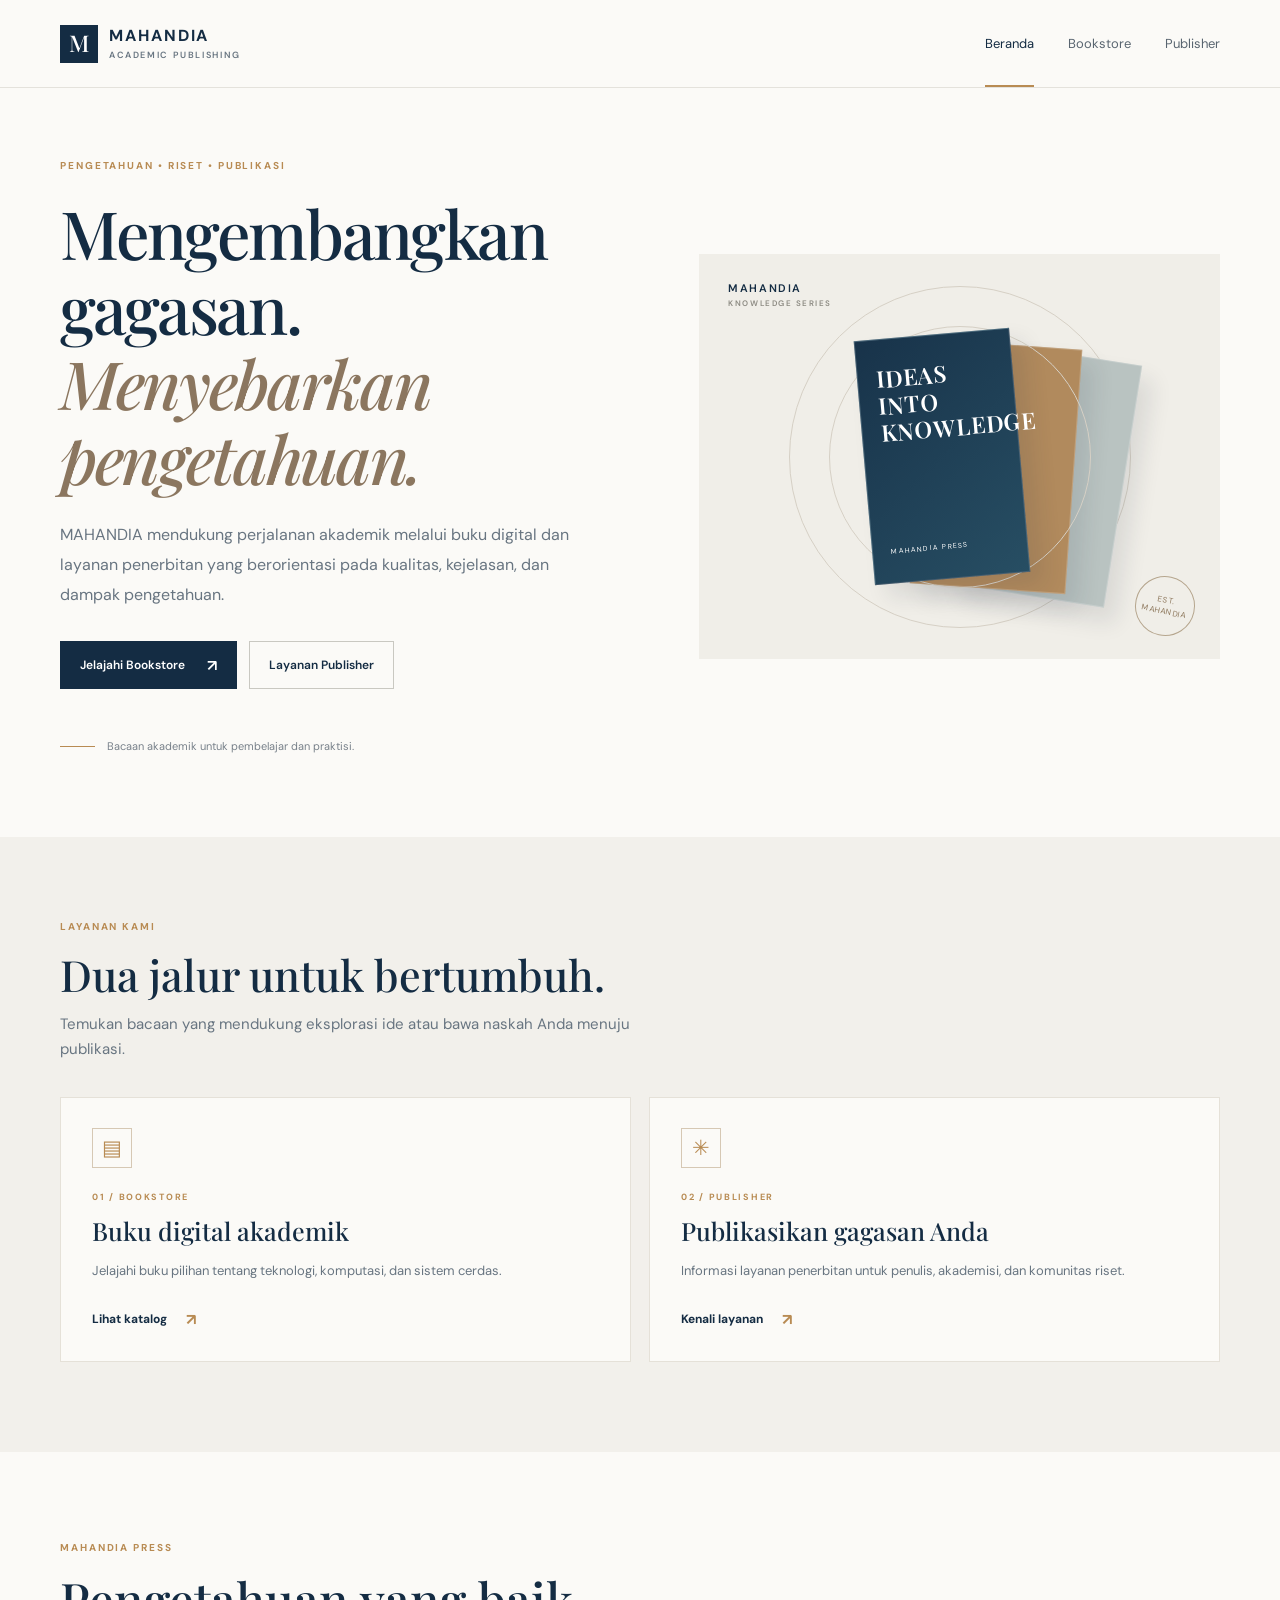
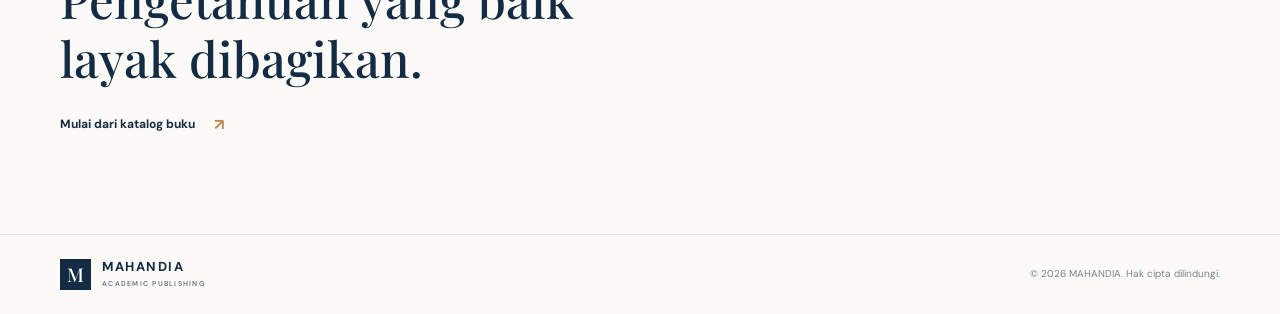
<file: index.html>
<!doctype html>
<html lang="id">
<head>
  <meta charset="utf-8"><meta name="viewport" content="width=device-width, initial-scale=1">
  <meta name="description" content="MAHANDIA — penerbitan dan bookstore buku digital akademik.">
  <title>MAHANDIA — Academic Publishing & Bookstore</title>
  <link rel="stylesheet" href="styles.css">
</head>
<body>
  <header class="site-header"><a class="brand" href="index.html" aria-label="MAHANDIA beranda"><span class="brand-mark">M</span><span>MAHANDIA<small>ACADEMIC PUBLISHING</small></span></a><nav aria-label="Navigasi utama"><a class="active" href="index.html">Beranda</a><a href="bookstore.html">Bookstore</a><a href="publisher.html">Publisher</a></nav></header>
  <main>
    <section class="hero wrap"><div class="hero-copy"><p class="eyebrow">PENGETAHUAN • RISET • PUBLIKASI</p><h1>Mengembangkan gagasan.<br><em>Menyebarkan pengetahuan.</em></h1><p class="lead">MAHANDIA mendukung perjalanan akademik melalui buku digital dan layanan penerbitan yang berorientasi pada kualitas, kejelasan, dan dampak pengetahuan.</p><div class="actions"><a class="button primary" href="bookstore.html">Jelajahi Bookstore <span>↗</span></a><a class="button secondary" href="publisher.html">Layanan Publisher</a></div><div class="hero-note"><span class="note-line"></span><span>Bacaan akademik untuk pembelajar dan praktisi.</span></div></div><div class="hero-art" aria-label="Ilustrasi buku akademik"><div class="art-label">MAHANDIA<br><small>KNOWLEDGE SERIES</small></div><div class="book book-back"></div><div class="book book-mid"></div><div class="book book-front"><span>IDEAS<br>INTO<br>KNOWLEDGE</span><i>MAHANDIA PRESS</i></div><div class="art-stamp">EST.<br>MAHANDIA</div></div></section>
    <section class="services"><div class="wrap"><div class="section-head"><p class="eyebrow">LAYANAN KAMI</p><h2>Dua jalur untuk bertumbuh.</h2><p>Temukan bacaan yang mendukung eksplorasi ide atau bawa naskah Anda menuju publikasi.</p></div><div class="service-grid"><a class="service-card" href="bookstore.html"><div class="service-icon">▤</div><p class="eyebrow">01 / BOOKSTORE</p><h3>Buku digital akademik</h3><p>Jelajahi buku pilihan tentang teknologi, komputasi, dan sistem cerdas.</p><span class="text-link">Lihat katalog <b>↗</b></span></a><a class="service-card" href="publisher.html"><div class="service-icon">✳</div><p class="eyebrow">02 / PUBLISHER</p><h3>Publikasikan gagasan Anda</h3><p>Informasi layanan penerbitan untuk penulis, akademisi, dan komunitas riset.</p><span class="text-link">Kenali layanan <b>↗</b></span></a></div></div></section>
    <section class="closing wrap"><p class="eyebrow">MAHANDIA PRESS</p><h2>Pengetahuan yang baik<br>layak dibagikan.</h2><a class="text-link" href="bookstore.html">Mulai dari katalog buku <b>↗</b></a></section>
  </main>
  <footer class="site-footer"><div class="wrap footer-inner"><a class="brand footer-brand" href="index.html"><span class="brand-mark">M</span><span>MAHANDIA<small>ACADEMIC PUBLISHING</small></span></a><span>© <span id="year"></span> MAHANDIA. Hak cipta dilindungi.</span></div></footer><script>document.getElementById('year').textContent=new Date().getFullYear()</script>
</body></html>
</file>
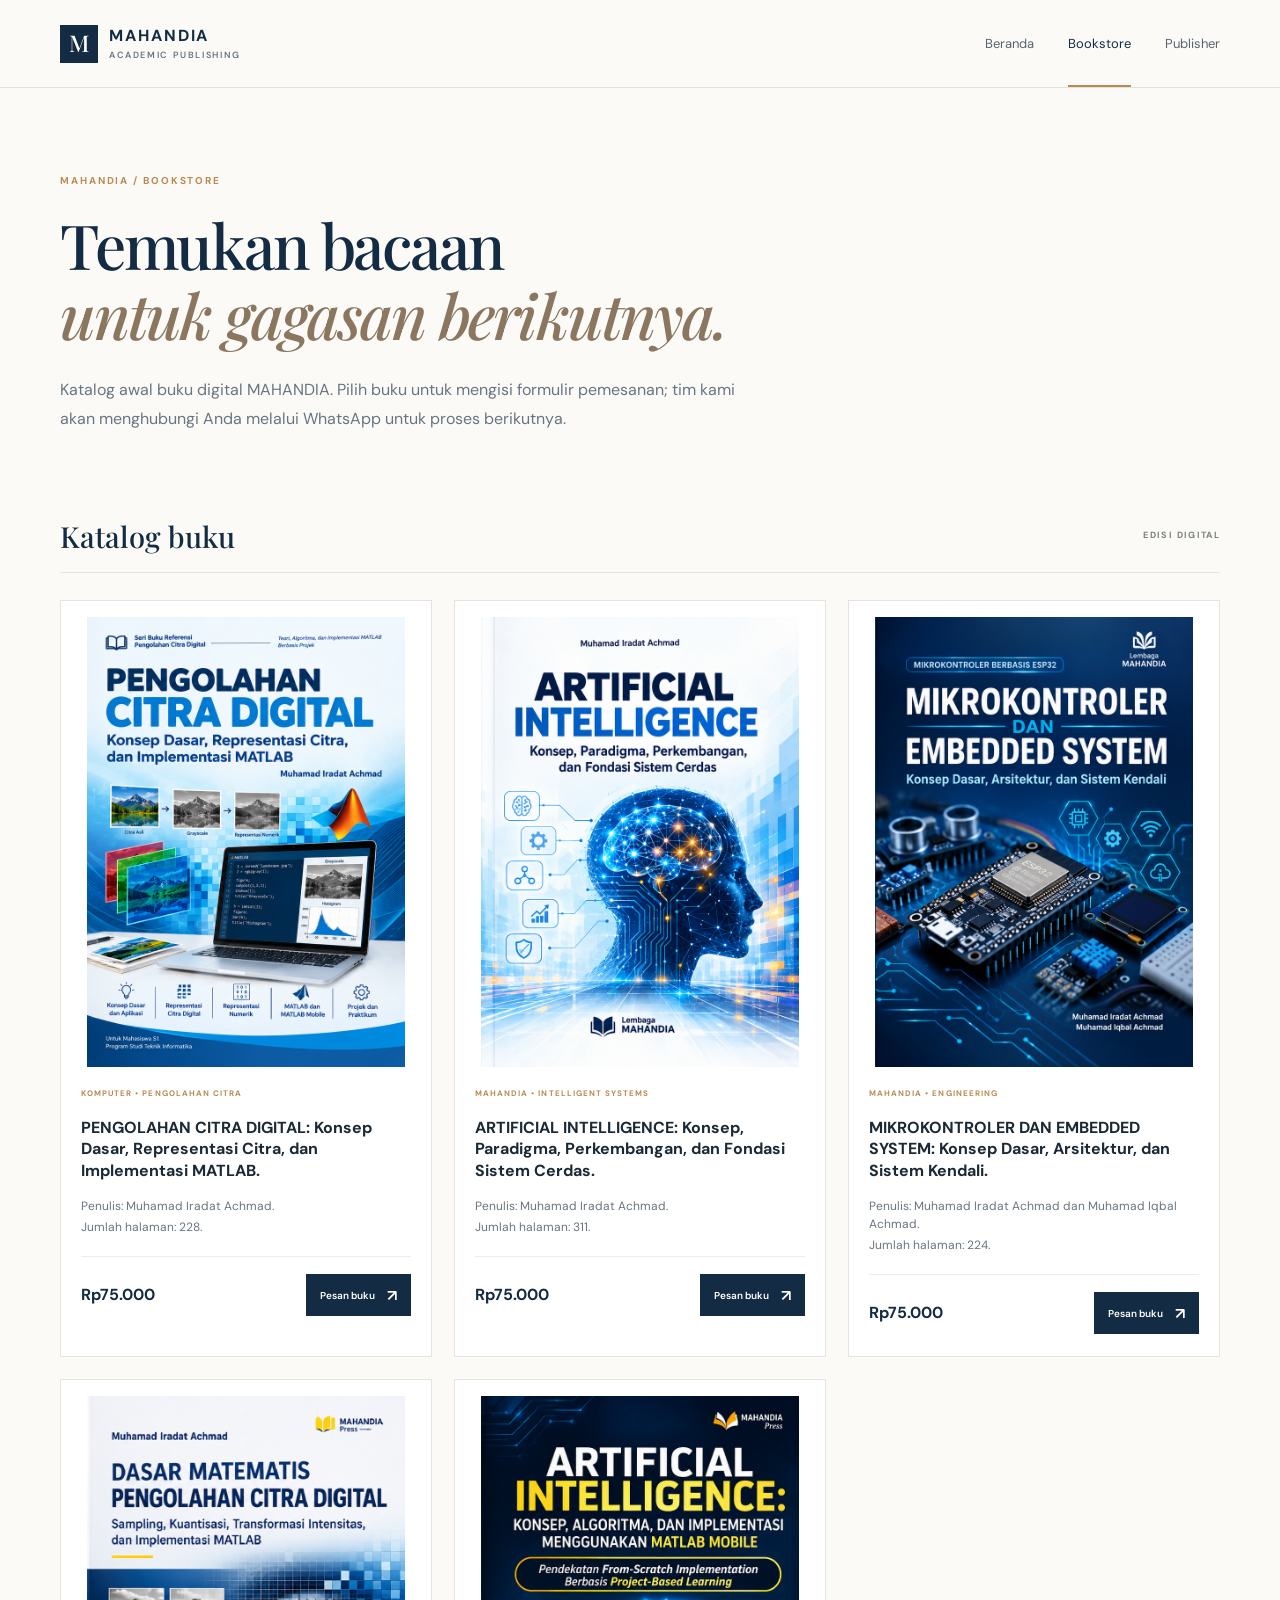
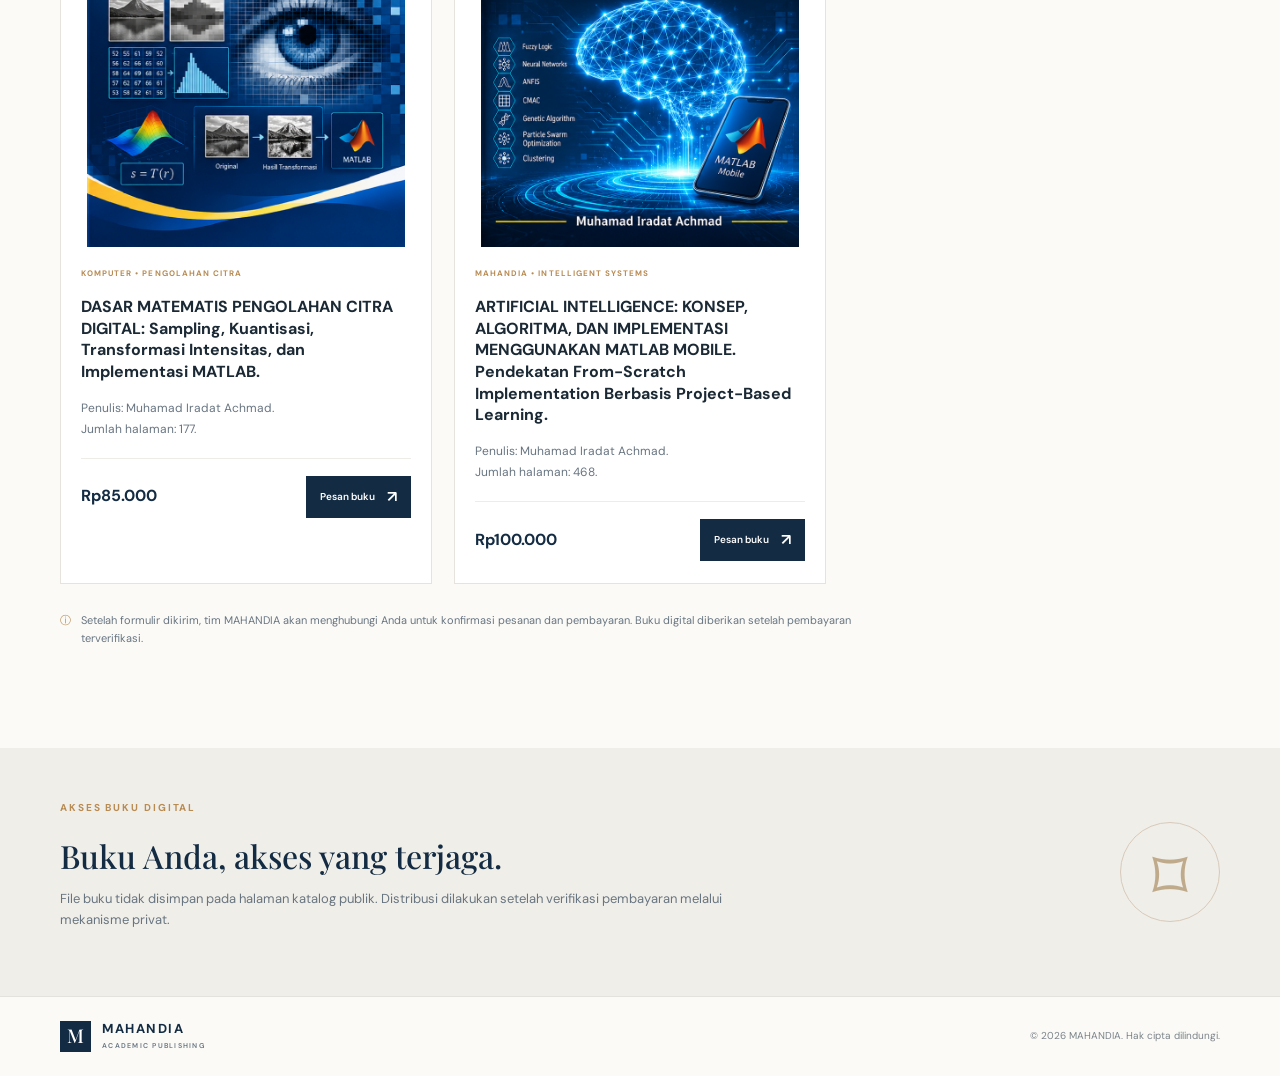
<file: bookstore.html>
<!doctype html>
<html lang="id"><head><meta charset="utf-8"><meta name="viewport" content="width=device-width, initial-scale=1"><meta name="description" content="Katalog buku digital MAHANDIA."><title>Bookstore — MAHANDIA</title><link rel="stylesheet" href="styles.css"></head>
<body><header class="site-header"><a class="brand" href="index.html"><span class="brand-mark">M</span><span>MAHANDIA<small>ACADEMIC PUBLISHING</small></span></a><nav aria-label="Navigasi utama"><a href="index.html">Beranda</a><a class="active" href="bookstore.html">Bookstore</a><a href="publisher.html">Publisher</a></nav></header>
<main>
    <section class="page-hero wrap">

        <p class="eyebrow">
            MAHANDIA / BOOKSTORE
        </p>

        <h1>
            Temukan bacaan
            <br>
            <em>untuk gagasan berikutnya.</em>
        </h1>

        <p class="lead">
            Katalog awal buku digital MAHANDIA.
            Pilih buku untuk mengisi formulir pemesanan;
            tim kami akan menghubungi Anda melalui WhatsApp
            untuk proses berikutnya.
        </p>
    </section>
</main>
<section class="catalog wrap"><div class="catalog-heading"><h2>Katalog buku</h2><span>EDISI DIGITAL</span></div><div id="book-grid" class="book-grid">
<article class="book-card">
  <div class="cover cover-image">
    <img
      src="images/Buku PCD-Sampul Depan.png"
      alt="Sampul buku Pengolahan Citra Digital"
      class="real-book-cover"
    />
  </div>

  <div class="book-info">
    <p class="book-category">KOMPUTER • PENGOLAHAN CITRA</p>

    <h3 class="book-title">
    PENGOLAHAN CITRA DIGITAL: Konsep Dasar, Representasi Citra, dan Implementasi MATLAB.
    </h3>

    <p class="book-detail">Penulis: Muhamad Iradat Achmad.</p>
    <p class="book-detail">Jumlah halaman: 228.</p>

    <div class="book-buy">
      <strong>Rp75.000</strong>
      <button
        class="button primary order-button"
        data-book="PENGOLAHAN CITRA DIGITAL: Konsep Dasar, Representasi Citra, dan Implementasi MATLAB"
      >
        Pesan buku <span>↗</span>
      </button>
    </div>
  </div>
</article>

<article class="book-card">
  <div class="cover cover-image">
    <img
      src="images/Buku AI-Sampul Depan.png"
      alt="Sampul buku Artificial Intelligence"
      class="real-book-cover"
    />
  </div>

  <div class="book-info">
    <p class="book-category">MAHANDIA • INTELLIGENT SYSTEMS</p>
    <h3 class="book-title">
    ARTIFICIAL INTELLIGENCE: Konsep, Paradigma, Perkembangan, dan Fondasi Sistem Cerdas.
    </h3>

    <p class="book-detail">Penulis: Muhamad Iradat Achmad.</p>
    <p class="book-detail">Jumlah halaman: 311.</p>

    <div class="book-buy">
      <strong>Rp75.000</strong>
      <button
        class="button primary order-button"
        data-book="ARTIFICIAL INTELLIGENCE: Konsep, Paradigma, Perkembangan, dan Fondasi Sistem Cerdas"
      >
        Pesan buku <span>↗</span>
      </button>
    </div>
  </div>
</article>
    
<article class="book-card">
  <div class="cover cover-image">
    <img
      src="images/Buku MIKRO-Sampul Depan.png"
      alt="Sampul buku Mikrokontroler"
      class="real-book-cover"
    />
  </div>

  <div class="book-info">
    <p class="book-category">MAHANDIA • ENGINEERING</p>

    <h3 class="book-title">
    MIKROKONTROLER DAN EMBEDDED SYSTEM: Konsep Dasar, Arsitektur, dan Sistem Kendali.
    </h3>

    <p class="book-detail">Penulis: Muhamad Iradat Achmad dan Muhamad Iqbal Achmad.</p>
    <p class="book-detail">Jumlah halaman: 224.</p>

    <div class="book-buy">
      <strong>Rp75.000</strong>
      <button
        class="button primary order-button"
        data-book="MIKROKONTROLER DAN EMBEDDED SYSTEM: Konsep Dasar, Arsitektur, dan Sistem Kendali"
      >
        Pesan buku <span>↗</span>
      </button>
    </div>
  </div>
</article>

<article class="book-card">
  <div class="cover cover-image">
    <img
      src="images/Buku PCD02-Sampul Depan.png"
      alt="Sampul buku ke-2 Pengolahan Citra Digital"
      class="real-book-cover"
    />
  </div>

  <div class="book-info">
    <p class="book-category">KOMPUTER • PENGOLAHAN CITRA</p>

    <h3 class="book-title">
    DASAR MATEMATIS PENGOLAHAN CITRA DIGITAL: Sampling, Kuantisasi, Transformasi Intensitas, dan Implementasi MATLAB.
    </h3>

    <p class="book-detail">Penulis: Muhamad Iradat Achmad.</p>
    <p class="book-detail">Jumlah halaman: 177.</p>

    <div class="book-buy">
      <strong>Rp85.000</strong>
      <button
        class="button primary order-button"
        data-book="DASAR MATEMATIS PENGOLAHAN CITRA DIGITAL: Sampling, Kuantisasi, Transformasi Intensitas, dan Implementasi MATLAB"
      >
        Pesan buku <span>↗</span>
      </button>
    </div>
  </div>
</article>

<article class="book-card">
  <div class="cover cover-image">
    <img
      src="images/Buku AI02-Sampul Depan.png"
      alt="Sampul buku ke-2 Artificial Intelligence"
      class="real-book-cover"
    />
  </div>

  <div class="book-info">
    <p class="book-category">MAHANDIA • INTELLIGENT SYSTEMS</p>
    <h3 class="book-title">
    ARTIFICIAL INTELLIGENCE: KONSEP, ALGORITMA, DAN IMPLEMENTASI MENGGUNAKAN MATLAB MOBILE. Pendekatan From-Scratch Implementation Berbasis Project-Based Learning.
    </h3>

    <p class="book-detail">Penulis: Muhamad Iradat Achmad.</p>
    <p class="book-detail">Jumlah halaman: 468.</p>

    <div class="book-buy">
      <strong>Rp100.000</strong>
      <button
        class="button primary order-button"
        data-book="ARTIFICIAL INTELLIGENCE: KONSEP, ALGORITMA, DAN IMPLEMENTASI MENGGUNAKAN MATLAB MOBILE"
      >
        Pesan buku <span>↗</span>
      </button>
    </div>
  </div>
</article>

</div><p class="order-note"><span>ⓘ</span> Setelah formulir dikirim, tim MAHANDIA akan menghubungi Anda untuk konfirmasi pesanan dan pembayaran. Buku digital diberikan setelah pembayaran terverifikasi.</p></section>
<section class="privacy-band"><div class="wrap privacy-inner"><div><p class="eyebrow">AKSES BUKU DIGITAL</p><h2>Buku Anda, akses yang terjaga.</h2><p>File buku tidak disimpan pada halaman katalog publik. Distribusi dilakukan setelah verifikasi pembayaran melalui mekanisme privat.</p></div><div class="privacy-icon">⌑</div></div></section></main>
<footer class="site-footer"><div class="wrap footer-inner"><a class="brand footer-brand" href="index.html"><span class="brand-mark">M</span><span>MAHANDIA<small>ACADEMIC PUBLISHING</small></span></a><span>© <span id="year"></span> MAHANDIA. Hak cipta dilindungi.</span></div></footer><script src="bookstore.js"></script></body></html>
</file>
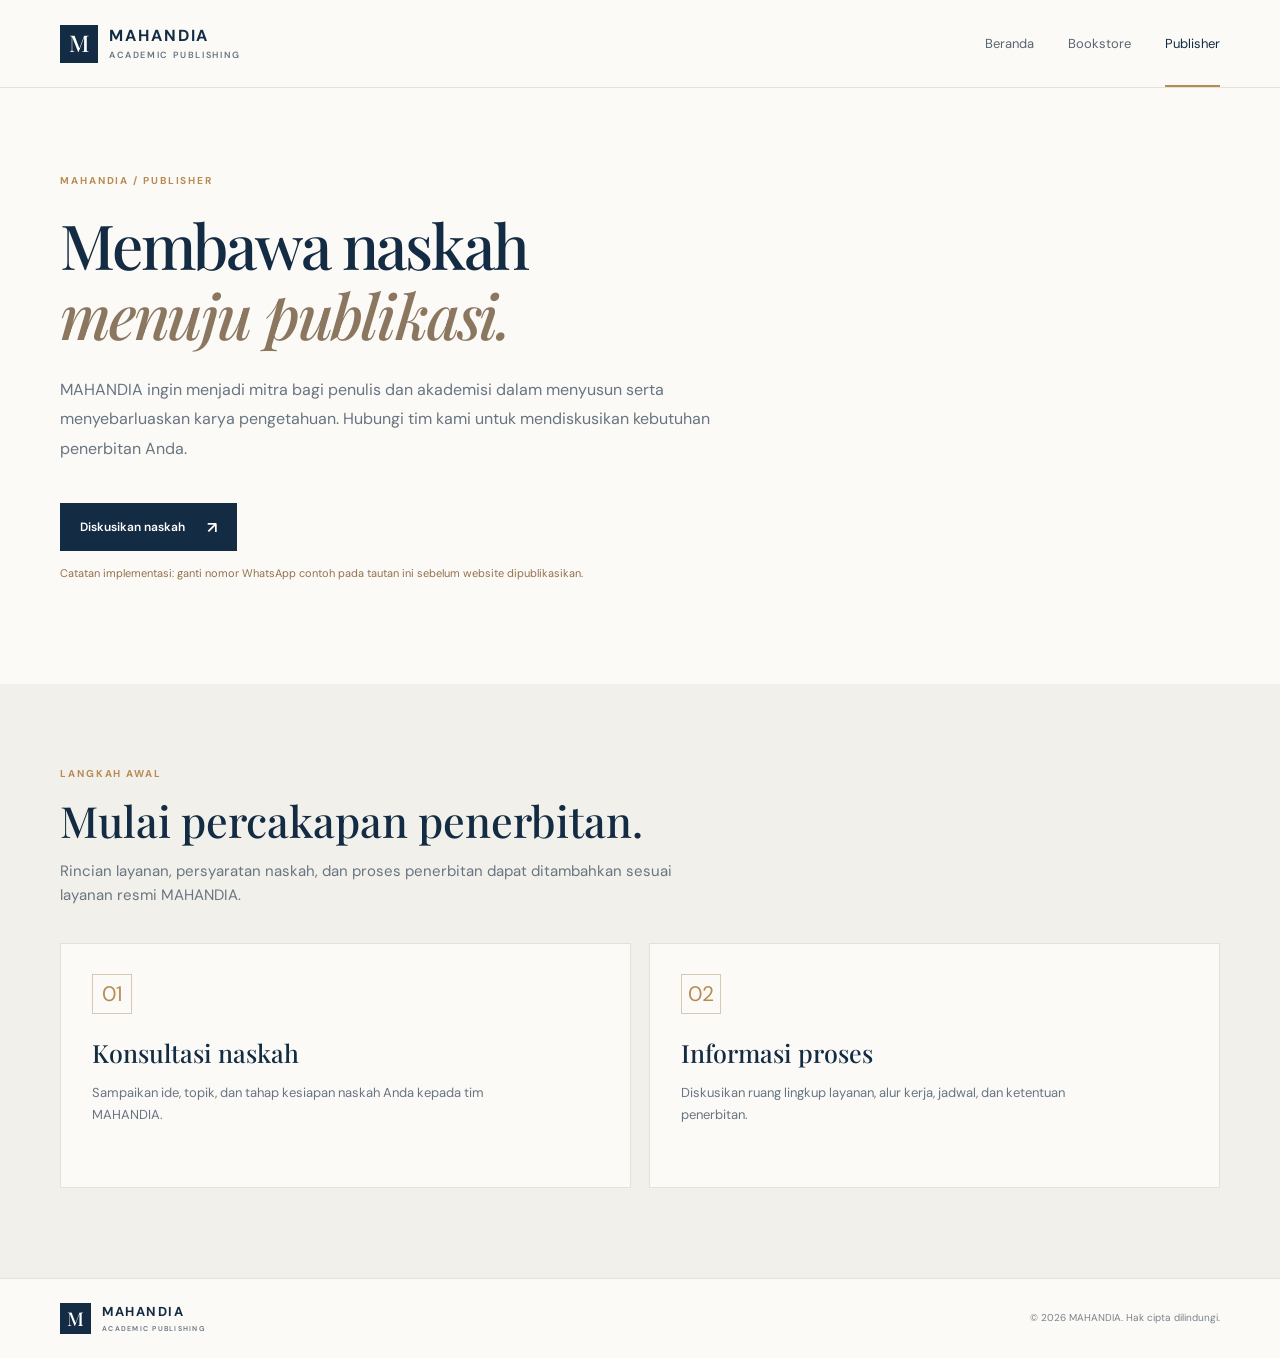
<file: publisher.html>
<!doctype html><html lang="id"><head><meta charset="utf-8"><meta name="viewport" content="width=device-width, initial-scale=1"><meta name="description" content="Layanan penerbitan MAHANDIA."><title>Publisher — MAHANDIA</title><link rel="stylesheet" href="styles.css"></head><body><header class="site-header"><a class="brand" href="index.html"><span class="brand-mark">M</span><span>MAHANDIA<small>ACADEMIC PUBLISHING</small></span></a><nav aria-label="Navigasi utama"><a href="index.html">Beranda</a><a href="bookstore.html">Bookstore</a><a class="active" href="publisher.html">Publisher</a></nav></header><main><section class="page-hero wrap publisher-hero"><p class="eyebrow">MAHANDIA / PUBLISHER</p><h1>Membawa naskah<br><em>menuju publikasi.</em></h1><p class="lead">MAHANDIA ingin menjadi mitra bagi penulis dan akademisi dalam menyusun serta menyebarluaskan karya pengetahuan. Hubungi tim kami untuk mendiskusikan kebutuhan penerbitan Anda.</p><a class="button primary" href="https://wa.me/6280000000000?text=Halo%20Tim%20MAHANDIA%2C%20saya%20ingin%20bertanya%20tentang%20layanan%20penerbitan." target="_blank" rel="noopener">Diskusikan naskah <span>↗</span></a><p class="placeholder-warning">Catatan implementasi: ganti nomor WhatsApp contoh pada tautan ini sebelum website dipublikasikan.</p></section><section class="services"><div class="wrap"><div class="section-head"><p class="eyebrow">LANGKAH AWAL</p><h2>Mulai percakapan penerbitan.</h2><p>Rincian layanan, persyaratan naskah, dan proses penerbitan dapat ditambahkan sesuai layanan resmi MAHANDIA.</p></div><div class="service-grid"><article class="service-card"><div class="service-icon">01</div><h3>Konsultasi naskah</h3><p>Sampaikan ide, topik, dan tahap kesiapan naskah Anda kepada tim MAHANDIA.</p></article><article class="service-card"><div class="service-icon">02</div><h3>Informasi proses</h3><p>Diskusikan ruang lingkup layanan, alur kerja, jadwal, dan ketentuan penerbitan.</p></article></div></div></section></main><footer class="site-footer"><div class="wrap footer-inner"><a class="brand footer-brand" href="index.html"><span class="brand-mark">M</span><span>MAHANDIA<small>ACADEMIC PUBLISHING</small></span></a><span>© <span id="year"></span> MAHANDIA. Hak cipta dilindungi.</span></div></footer><script>document.getElementById('year').textContent=new Date().getFullYear()</script></body></html>
</file>
<file: styles.css>
@import url('https://fonts.googleapis.com/css2?family=DM+Sans:wght@400;500;600;700&family=Playfair+Display:ital,wght@0,500;0,600;0,700;1,500;1,600&display=swap');

:root {
  --navy: #142c43;
  --navy2: #203f59;
  --ink: #1b2935;
  --muted: #687581;
  --paper: #fbfaf7;
  --white: #fff;
  --line: #e4e2dc;
  --gold: #b88b53;
  --pale: #f0eee8;
  --serif: 'Playfair Display',Georgia,serif;
  --sans: 'DM Sans',Arial,sans-serif;
}
* {
  box-sizing: border-box;
}
html {
  scroll-behavior: smooth;
}
body {
  margin: 0;
  background: var(--paper);
  color: var(--ink);
  font-family: var(--sans);
  font-size: 15px;
  line-height: 1.65;
}
a {
  color: inherit;
  text-decoration: none;
}
.wrap {
  width: min(1160px,calc(100% - 48px));
  margin-inline: auto;
}
.site-header {
  height: 88px;
  padding: 0 max(24px,calc((100vw - 1160px)/2));
  display: flex;
  align-items: center;
  justify-content: space-between;
  border-bottom: 1px solid var(--line);
  background: rgba(251,250,247,.96);
  gap: 28px;
}
.brand {
  display: flex;
  align-items: center;
  gap: 11px;
  font-size: 16px;
  font-weight: 700;
  letter-spacing: .12em;
  color: var(--navy);
  line-height: 1.15;
}
.brand small {
  display: block;
  margin-top: 5px;
  font-size: 9px;
  font-weight: 600;
  letter-spacing: .18em;
  color: var(--muted);
}
.brand-mark {
  display: grid;
  place-items: center;
  width: 38px;
  height: 38px;
  background: var(--navy);
  color: #fff;
  font-family: var(--serif);
  font-size: 23px;
  font-weight: 500;
  letter-spacing: 0;
}
.site-header nav {
  display: flex;
  align-items: center;
  gap: 34px;
  height: 100%;
  font-size: 13px;
  color: #596570;
}
.site-header nav a {
  height: 100%;
  display: flex;
  align-items: center;
  position: relative;
}
.site-header nav a.active,.site-header nav a:hover {
  color: var(--navy);
}
.site-header nav a.active:after {
  content: '';
  position: absolute;
  bottom: 0;
  left: 0;
  right: 0;
  height: 2px;
  background: var(--gold);
}
.hero {
  min-height: 600px;
  display: grid;
  grid-template-columns: 1.05fr .95fr;
  align-items: center;
  gap: 64px;
  padding-block: 70px 82px;
}
.eyebrow {
  font-size: 10px;
  letter-spacing: .19em;
  font-weight: 700;
  color: var(--gold);
  margin: 0 0 20px;
}
.hero h1,.page-hero h1 {
  font: 500 clamp(42px,5.2vw,67px)/1.13 var(--serif);
  letter-spacing: -.035em;
  color: var(--navy);
  margin: 0 0 25px;
}
.hero h1 em,.page-hero h1 em {
  font-weight: 500;
  color: #8b765f;
}
.lead {
  font-size: 16px;
  line-height: 1.85;
  color: var(--muted);
  max-width: 540px;
}
.actions {
  display: flex;
  gap: 12px;
  flex-wrap: wrap;
  margin-top: 32px;
}
.button {
  min-height: 48px;
  padding: 0 19px;
  display: inline-flex;
  align-items: center;
  justify-content: center;
  gap: 22px;
  border: 1px solid transparent;
  font: 600 12px var(--sans);
  cursor: pointer;
  transition: transform .18s,background .18s;
}
.button:hover {
  transform: translateY(-2px);
}
.button.primary {
  background: var(--navy);
  color: white;
}
.button.primary:hover {
  background: var(--navy2);
}
.button.secondary {
  border-color: #c9c8c1;
  color: var(--navy);
  background: transparent;
}
.button span {
  font-size: 16px;
}
.hero-note {
  display: flex;
  align-items: center;
  gap: 12px;
  margin-top: 48px;
  font-size: 11px;
  color: #78818a;
}
.note-line {
  height: 1px;
  width: 35px;
  background: var(--gold);
}
.hero-art {
  height: 405px;
  position: relative;
  background: #f0eee8;
  overflow: hidden;
  display: flex;
  align-items: center;
  justify-content: center;
}
.hero-art:before,.hero-art:after {
  content: '';
  position: absolute;
  border: 1px solid #d6d0c5;
  border-radius: 50%;
  width: 340px;
  height: 340px;
}
.hero-art:after {
  width: 260px;
  height: 260px;
}
.art-label {
  position: absolute;
  z-index: 4;
  top: 27px;
  left: 29px;
  font: 600 11px var(--sans);
  letter-spacing: .14em;
  color: var(--navy);
}
.art-label small {
  font-size: 8px;
  color: #8d8b83;
}
.book {
  position: absolute;
  width: 156px;
  height: 245px;
  box-shadow: 13px 14px 22px #1a29351b;
  border: 1px solid #ffffff30;
}
.book-back {
  background: #b9c3c1;
  transform: translate(86px,18px) rotate(9deg);
}
.book-mid {
  background: #b18a5d;
  transform: translate(36px,10px) rotate(4deg);
}
.book-front {
  z-index: 2;
  transform: translate(-18px,0) rotate(-5deg);
  background: linear-gradient(140deg,#18334a,#274e63);
  color: #fff;
  padding: 25px 18px;
  display: flex;
  flex-direction: column;
  justify-content: space-between;
}
.book-front span {
  font: 600 23px/1.18 var(--serif);
  letter-spacing: .04em;
}
.book-front i {
  font-style: normal;
  font-size: 7px;
  letter-spacing: .18em;
}
.art-stamp {
  position: absolute;
  right: 25px;
  bottom: 23px;
  border: 1px solid #b6a68e;
  border-radius: 50%;
  width: 60px;
  height: 60px;
  display: grid;
  place-content: center;
  text-align: center;
  font-size: 8px;
  line-height: 1.4;
  letter-spacing: .08em;
  color: #8e785d;
  transform: rotate(12deg);
  z-index: 3;
}
.services {
  background: #f2f0eb;
  padding: 82px 0 90px;
}
.section-head {
  max-width: 620px;
  margin-bottom: 35px;
}
.section-head .eyebrow {
  margin-bottom: 13px;
}
.section-head h2,.closing h2,.privacy-inner h2 {
  font: 500 clamp(30px,3.5vw,43px)/1.2 var(--serif);
  color: var(--navy);
  margin: 0 0 12px;
}
.section-head>p:last-child {
  color: var(--muted);
  margin: 0;
}
.service-grid {
  display: grid;
  grid-template-columns: repeat(2,1fr);
  gap: 18px;
}
.service-card {
  display: block;
  background: var(--paper);
  padding: 30px 31px 27px;
  border: 1px solid #e5e1d8;
  min-height: 245px;
  transition: border-color .2s,transform .2s;
}
.service-card:hover {
  border-color: #b9a180;
  transform: translateY(-3px);
}
.service-icon {
  display: grid;
  place-items: center;
  width: 40px;
  height: 40px;
  border: 1px solid #d6c8b4;
  color: var(--gold);
  font-size: 21px;
  margin-bottom: 22px;
}
.service-card .eyebrow {
  margin-bottom: 9px;
  font-size: 9px;
}
.service-card h3 {
  font: 500 25px var(--serif);
  color: var(--navy);
  margin: 0 0 10px;
}
.service-card p:not(.eyebrow) {
  color: var(--muted);
  font-size: 13px;
  max-width: 450px;
}
.text-link {
  display: inline-flex;
  gap: 19px;
  align-items: center;
  color: var(--navy);
  font-size: 12px;
  font-weight: 700;
  margin-top: 13px;
}
.text-link b {
  font-size: 16px;
  color: var(--gold);
}
.closing {
  padding-block: 88px 96px;
}
.closing .eyebrow {
  margin-bottom: 14px;
}
.closing h2 {
  font-size: clamp(34px,4vw,49px);
}
.closing .text-link {
  margin-top: 12px;
}
.site-footer {
  border-top: 1px solid var(--line);
  padding: 24px 0;
}
.footer-inner {
  display: flex;
  justify-content: space-between;
  align-items: center;
  gap: 20px;
}
.footer-brand {
  font-size: 13px;
}
.footer-brand .brand-mark {
  width: 31px;
  height: 31px;
  font-size: 19px;
}
.footer-brand small {
  font-size: 7px;
}
.footer-inner>span {
  font-size: 10px;
  color: #7b8389;
}
.page-hero {
  padding-block: 85px 52px;
}
.page-hero h1 {
  font-size: clamp(42px,5vw,62px);
}
.page-hero .lead {
  max-width: 690px;
}
.catalog {
  padding-block: 15px 90px;
}
.catalog-heading {
  display: flex;
  align-items: center;
  justify-content: space-between;
  border-bottom: 1px solid var(--line);
  padding-bottom: 17px;
  margin-bottom: 27px;
}
.catalog-heading h2 {
  font: 500 29px var(--serif);
  color: var(--navy);
  margin: 0;
}
.catalog-heading span,.catalog-meta span {
  font-size: 9px;
  letter-spacing: .15em;
  font-weight: 700;
  color: #7a817f;
}
.catalog-meta {
  display: flex;
  gap: 28px;
  flex-wrap: wrap;
  margin-top: 32px;
  padding-top: 20px;
  border-top: 1px solid var(--line);
}
.book-grid {
  display: grid;
  grid-template-columns: repeat(3,minmax(0,1fr));
  gap: 22px;
}
.book-card {
  background: #fff;
  border: 1px solid #e6e3dc;
  min-width: 0;
}
.cover {
  position: relative;
  aspect-ratio: .76;
  background: #18364b;
  color: #fff;
  overflow: hidden;
  margin: 16px 16px 0;
  padding: 17px;
  display: flex;
  flex-direction: column;
  isolation: isolate;
}
.cover:after {
  content: '';
  position: absolute;
  inset: 0;
  background: linear-gradient(145deg,transparent 30%,#0c1d2c5c);
  z-index: -1;
}
.cover-kicker {
  font-size: 7px;
  letter-spacing: .13em;
  font-weight: 700;
  opacity: .82;
}
.cover-title {
  font: 600 clamp(19px,2vw,26px)/1.08 var(--serif);
  letter-spacing: -.025em;
  margin-top: auto;
  position: relative;
  z-index: 2;
}
.cover-subtitle {
  font-size: 9px;
  line-height: 1.5;
  max-width: 90%;
  margin-top: 12px;
  position: relative;
  z-index: 2;
}
.cover-foot {
  display: flex;
  justify-content: space-between;
  align-items: center;
  font-size: 7px;
  letter-spacing: .12em;
  margin-top: 22px;
  padding-top: 10px;
  border-top: 1px solid #ffffff60;
}
.cover-foot span {
  font-size: 10px;
}
.cover-image {
  background: #24465d;
}
.image-graphic {
  position: absolute;
  width: 190px;
  height: 190px;
  right: -44px;
  top: 20%;
  border: 1px solid #91b4c2;
  border-radius: 50%;
  background: repeating-linear-gradient(0deg,transparent 0 9px,#9cc4ce4a 10px 11px),repeating-linear-gradient(90deg,transparent 0 9px,#9cc4ce4a 10px 11px);
  transform: rotate(22deg);
  z-index: -1;
}
.image-graphic:after {
  content: '';
  position: absolute;
  inset: 22px;
  background: radial-gradient(circle at 40% 50%,#e8c58d 0 3px,transparent 4px),radial-gradient(circle at 60% 30%,#e8c58d 0 3px,transparent 4px),radial-gradient(circle at 68% 67%,#e8c58d 0 3px,transparent 4px);
  border: 1px solid #d8b889;
  border-radius: 50%;
}
.cover-ai {
  background: #342d52;
}
.cover-ai:before {
  content: '';
  position: absolute;
  width: 260px;
  height: 260px;
  border: 1px solid #c4a7e0;
  border-radius: 50%;
  top: 14%;
  left: 10%;
  box-shadow: 0 0 0 18px #a58bc015,0 0 0 42px #a58bc010;
  z-index: -1;
}
.ai-orbit {
  position: absolute;
  top: 22%;
  left: 22%;
  width: 135px;
  height: 135px;
  border: 1px solid #b5a4dc;
  border-radius: 50%;
  z-index: -1;
}
.ai-orbit:before,.ai-orbit:after {
  content: '';
  position: absolute;
  inset: 20px -15px;
  border: 1px solid #b5a4dc;
  border-radius: 50%;
  transform: rotate(50deg);
}
.ai-orbit:after {
  transform: rotate(-50deg);
}
.ai-orbit i {
  position: absolute;
  width: 7px;
  height: 7px;
  background: #e2c58f;
  border-radius: 50%;
  top: 10px;
  left: 62px;
}
.ai-orbit i:nth-child(2) {
  top: 63px;
  left: -3px;
}
.ai-orbit i:nth-child(3) {
  top: 105px;
  left: 92px;
}
.ai-orbit i:nth-child(4) {
  top: 30px;
  left: 116px;
}
.ai-orbit b {
  position: absolute;
  width: 17px;
  height: 17px;
  border: 1px solid #e2c58f;
  border-radius: 50%;
  top: 57px;
  left: 57px;
}
.cover-embedded {
  background: #164b4b;
}
.chip-art {
  position: absolute;
  right: 25px;
  top: 24%;
  width: 104px;
  height: 104px;
  border: 1px solid #7bc0b0;
  display: grid;
  place-items: center;
  background: #123d42;
  box-shadow: 0 0 0 10px #75b8a51c,0 0 0 21px #75b8a511;
  z-index: -1;
}
.chip-art:before,.chip-art:after {
  content: '';
  position: absolute;
  inset: -12px 25px;
  border-left: 1px solid #80bba9;
  border-right: 1px solid #80bba9;
}
.chip-art:after {
  inset: 25px -12px;
  border: 0;
  border-top: 1px solid #80bba9;
  border-bottom: 1px solid #80bba9;
}
.chip-art span {
  font: 600 30px var(--serif);
  color: #c2e3d9;
}
.chip-art i {
  position: absolute;
  width: 4px;
  height: 4px;
  background: #c4d8b3;
}
.chip-art i:nth-of-type(1) {
  top: 8px;
  left: 8px;
}
.chip-art i:nth-of-type(2) {
  top: 8px;
  right: 8px;
}
.chip-art i:nth-of-type(3) {
  bottom: 8px;
  left: 8px;
}
.chip-art i:nth-of-type(4) {
  bottom: 8px;
  right: 8px;
}
.book-info {
  padding: 20px 20px 22px;
}
.book-category {
  font-size: 8px;
  letter-spacing: .13em;
  color: var(--gold);
  font-weight: 700;
  margin: 0 0 10px;
}
.book-info .book-title {
    font-size: 16px;
    line-height: 1.35;
    min-height: unset;
}
.book-info .book-detail {
    font: 400 12px/1.5 var(--sans);
    color: var(--muted);
    margin: 3px 0;
}
.book-buy {
  display: flex;
  align-items: center;
  justify-content: space-between;
  gap: 12px;
  margin-top: 20px;
  padding-top: 17px;
  border-top: 1px solid #eeece7;
  flex-wrap: wrap;
}
.book-buy strong {
  font-size: 16px;
  color: var(--navy);
}
.order-button {
  font-size: 10px;
  min-height: 42px;
  padding: 0 13px;
  gap: 12px;
}
.order-note {
  display: flex;
  gap: 10px;
  color: var(--muted);
  font-size: 11px;
  margin-top: 27px;
  max-width: 800px;
}
.order-note span {
  color: var(--gold);
}
.privacy-band {
  background: #f0eee8;
  padding: 52px 0;
}
.privacy-inner {
  display: flex;
  align-items: center;
  justify-content: space-between;
  gap: 30px;
}
.privacy-inner h2 {
  font-size: 32px;
}
.privacy-inner p:not(.eyebrow) {
  color: var(--muted);
  font-size: 13px;
  max-width: 670px;
}
.privacy-icon {
  font: 500 70px var(--serif);
  color: #c0aa8c;
  border: 1px solid #d7cabb;
  border-radius: 50%;
  width: 100px;
  height: 100px;
  display: grid;
  place-items: center;
  flex-shrink: 0;
}
.publisher-hero {
  padding-bottom: 90px;
}
.publisher-hero .button {
  margin-top: 24px;
}
.placeholder-warning {
  font-size: 11px;
  color: #92714c;
  margin-top: 13px;
}
@media(max-width:850px) {
  .hero {
    gap: 30px;
    min-height: 530px;
  }
  .hero-art {
    height: 350px;
  }
  .book {
    transform-origin: center;
  }
  .book-back {
    transform: translate(68px,18px) rotate(9deg);
  }
  .book-mid {
    transform: translate(26px,10px) rotate(4deg);
  }
  .book-front {
    transform: translate(-22px,0) rotate(-5deg);
  }
  .book-grid {
    grid-template-columns: repeat(2,minmax(0,1fr));
  }
  .book-info h3 {
    min-height: unset;
  }
  .cover-title {
    font-size: clamp(20px,3vw,27px);
  }
}
@media(max-width:600px) {
  .wrap {
    width: min(100% - 36px,1160px);
  }
  .site-header {
    height: auto;
    min-height: 78px;
    padding: 15px 18px;
    align-items: flex-start;
    flex-direction: column;
    gap: 14px;
  }
  .site-header nav {
    gap: 24px;
    height: 32px;
    width: 100%;
    font-size: 12px;
  }
  .site-header nav a {
    height: 32px;
  }
  .brand {
    font-size: 14px;
  }
  .hero {
    grid-template-columns: 1fr;
    padding-block: 58px 48px;
    gap: 35px;
  }
  .hero h1,.page-hero h1 {
    font-size: 44px;
  }
  .hero .lead,.page-hero .lead {
    font-size: 14px;
  }
  .hero-art {
    height: 320px;
  }
  .book {
    width: 130px;
    height: 208px;
  }
  .book-front span {
    font-size: 20px;
  }
  .services {
    padding: 60px 0;
  }
  .section-head h2 {
    font-size: 34px;
  }
  .service-grid {
    grid-template-columns: 1fr;
  }
  .service-card {
    min-height: unset;
    padding: 25px;
  }
  .closing {
    padding-block: 65px;
  }
  .footer-inner {
    align-items: flex-start;
    flex-direction: column;
  }
  .page-hero {
    padding-block: 60px 35px;
  }
  .catalog-meta {
    gap: 12px 20px;
  }
  .catalog-heading h2 {
    font-size: 25px;
  }
  .book-grid {
    grid-template-columns: 1fr;
    gap: 20px;
  }
  .book-card {
    display: flex;
    flex-direction: column;
    align-items: center;
  }  
  .cover {
    width: calc(100% - 32px);
    max-width: 220px;
    margin: 16px auto 0;
    min-height: 0;
    aspect-ratio: 3 / 4;
    padding: 12px;
  }
   .cover-kicker {
    font-size: 6px;
  }
  .cover-title {
    font-size: 19px;
  }
  .cover-subtitle {
    font-size: 8px;
  }
  .cover-foot {
    font-size: 6px;
  }
  .book-info {
    width: 100%;
    padding: 18px 18px 20px;
  }  
  .book-info h3 {
    font-size: 16px;
  }
  .book-category {
    font-size: 7px;
  }
  .book-buy {
    align-items: flex-start;
    flex-direction: column;
    margin-top: 15px;
    padding-top: 13px;
  }
  .order-button {
    width: 100%;
    justify-content: space-between;
  }
  .privacy-inner {
    align-items: flex-start;
  }
  .privacy-inner h2 {
    font-size: 27px;
  }
  .privacy-icon {
    width: 65px;
    height: 65px;
    font-size: 43px;
  }
  .art-label {
    left: 17px;
    top: 18px;
  }
  .art-stamp {
    right: 15px;
    bottom: 15px;
  }
}
/* Sampul buku asli */
.book-card .cover.cover-image {
  position: relative;
  aspect-ratio: 3 / 4;
  margin: 16px 16px 0;
  padding: 0;
  border: none;
  border-radius: 3px;
  background: transparent;
  box-shadow: none;
  overflow: hidden;
}
.book-card .cover.cover-image::after,
.book-card .cover.cover-image .image-graphic {
  display: none;
}
.book-card .cover.cover-image .real-book-cover {
  display: block;
  width: 100%;
  height: 100%;
  object-fit: contain;
  border: none;
  border-radius: 3px;
  box-shadow: none;
}
/* Penyesuaian sampul pada layar ponsel */
@media (max-width: 600px) {
  .book-card .cover.cover-image {
    margin: 12px 0 12px 12px;
    min-height: 0;
    aspect-ratio: 3 / 4;
  }
}
/* PERBAIKAN TATA LETAK KATALOG PADA MOBILE */
@media screen and (max-width: 600px) {

    #book-grid.book-grid {
        display: grid;
        grid-template-columns: 1fr;
        gap: 20px;
    }

    #book-grid .book-card {
        display: flex !important;
        flex-direction: column !important;
        align-items: stretch !important;
        width: 100%;
        min-width: 0;
        overflow: hidden;
    }

    #book-grid .book-card .cover.cover-image {
        display: block;
        position: relative;
        width: calc(100% - 32px);
        max-width: 220px;
        height: auto;
        min-height: 0;
        aspect-ratio: 3 / 4;
        margin: 16px auto 0;
        padding: 0;
        flex: none;
    }

    #book-grid .book-card .real-book-cover {
        display: block;
        position: static;
        width: 100%;
        height: 100%;
        object-fit: contain;
    }

    #book-grid .book-card .book-info {
        display: block;
        position: relative;
        width: 100%;
        min-width: 0;
        padding: 18px 18px 20px;
        box-sizing: border-box;
    }

    #book-grid .book-card .book-title {
        display: block;
        position: relative;
        width: 100%;
        font-size: 16px;
        line-height: 1.4;
        min-height: 0;
        margin-bottom: 10px;
        overflow-wrap: anywhere;
    }

    #book-grid .book-card .book-detail {
        display: block;
        position: relative;
        margin: 4px 0;
        line-height: 1.5;
    }

    #book-grid .book-card .book-buy {
        position: relative;
        width: 100%;
        margin-top: 15px;
        padding-top: 13px;
    }
}
</file>
